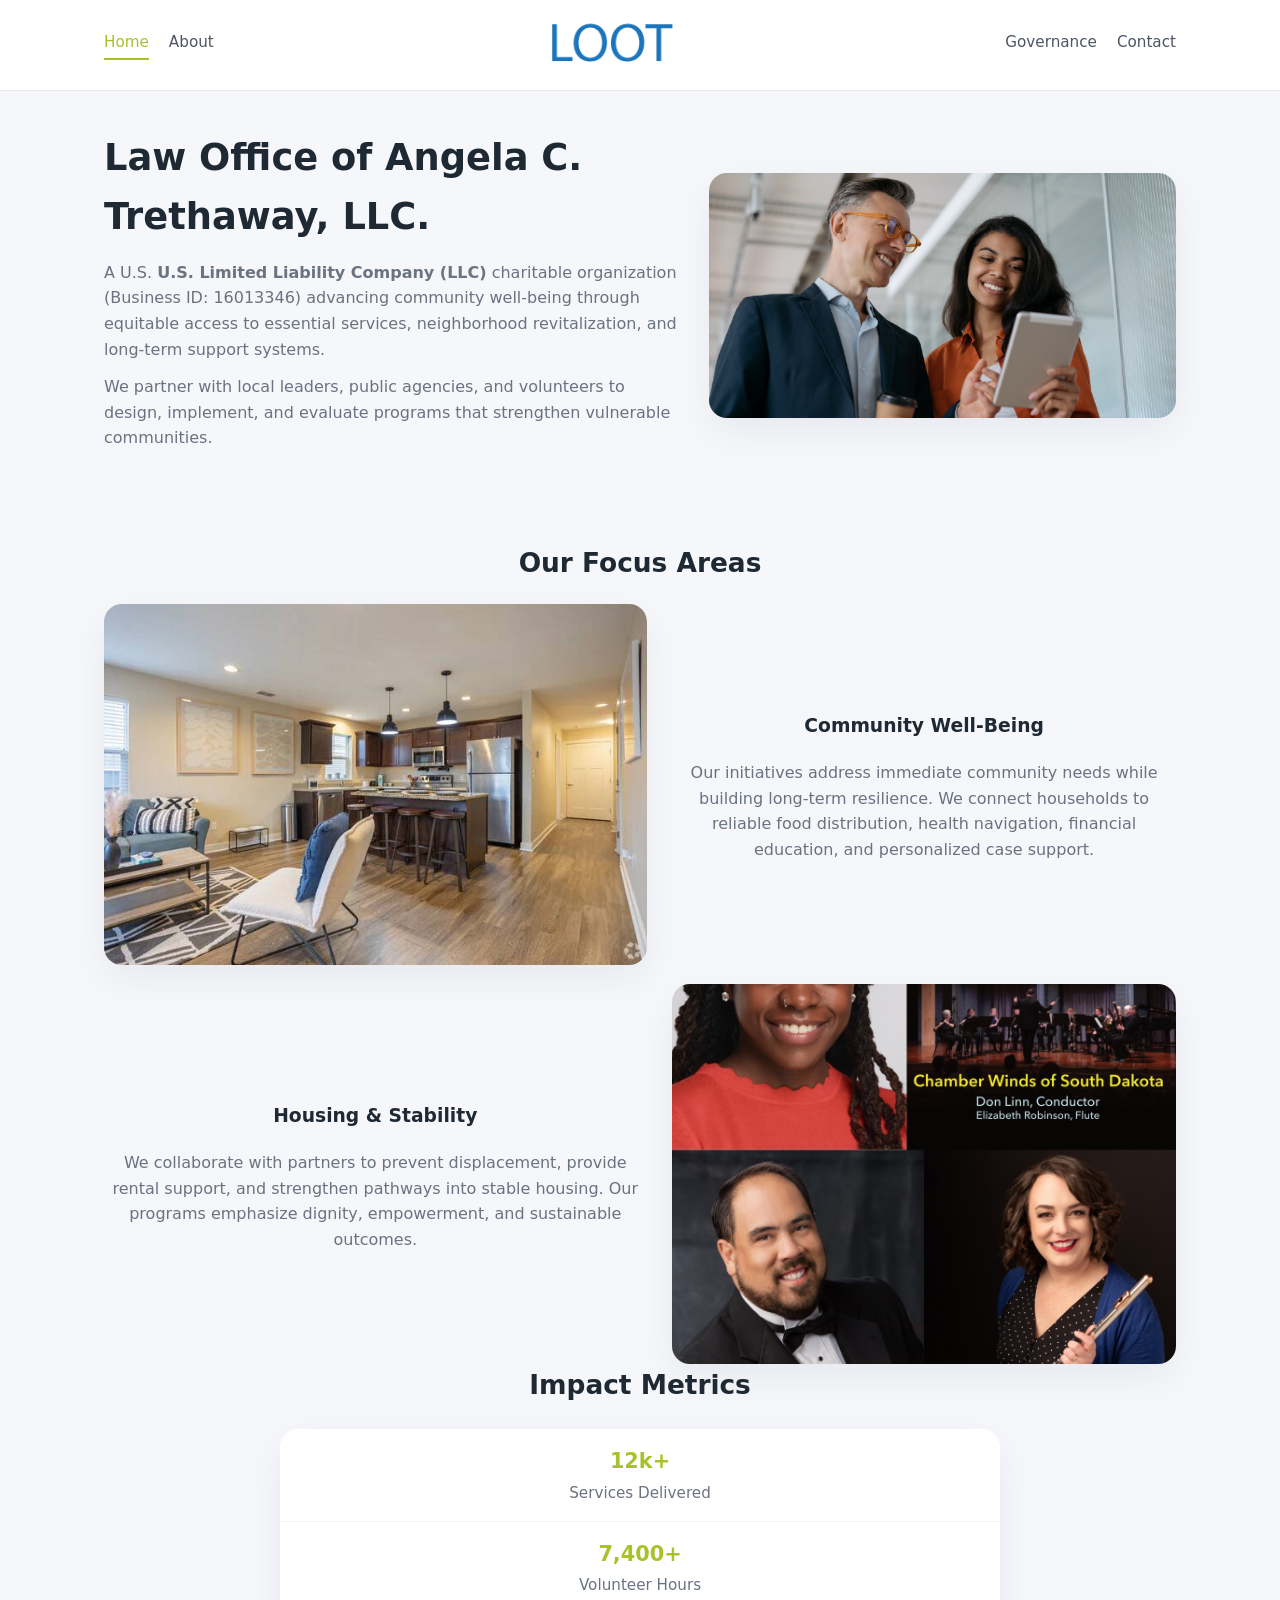
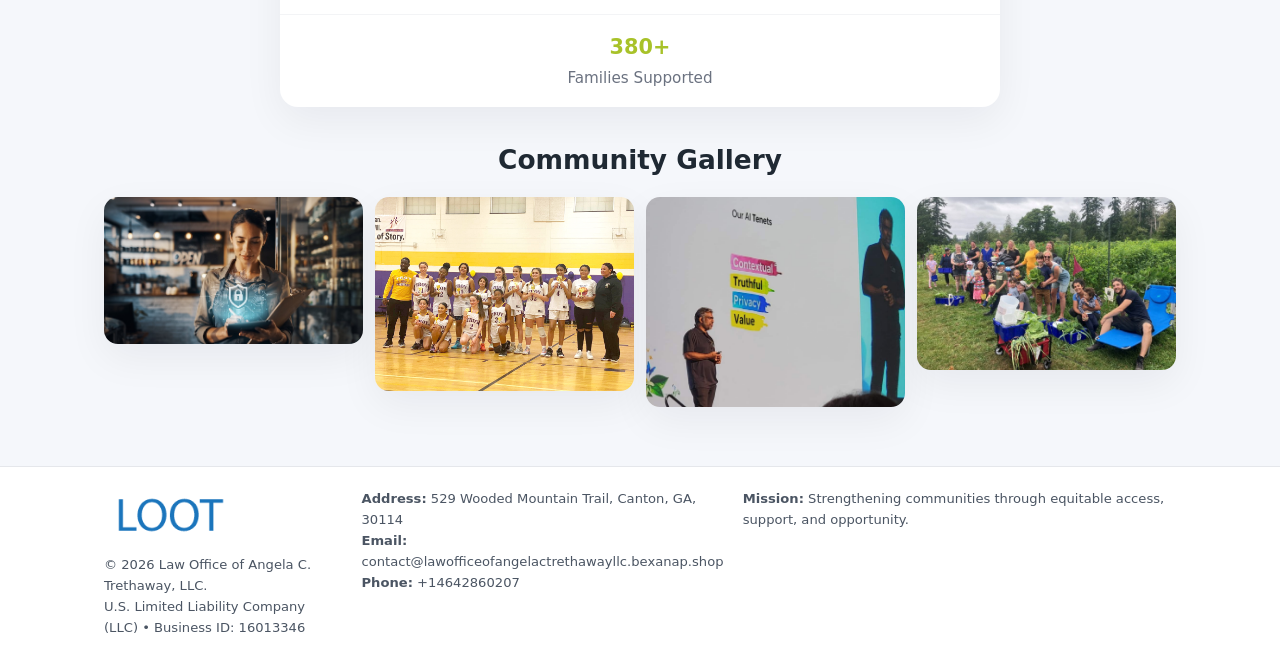
<file: index.html>
<!doctype html>
<html lang="en">
<head>
<meta charset="utf-8"/>
<meta name="viewport" content="width=device-width,initial-scale=1"/>
<title>Law Office of Angela C. Trethaway, LLC. – Nonprofit • 2025</title>
<link rel="stylesheet" href="assets/styles.css"/>
<link rel="icon" href="images/logo.png"/>

<meta name="data-ein" content="16013346">
<meta name="data-name" content="Law Office of Angela C. Trethaway, LLC.">
<meta name="data-email" content="contact@lawofficeofangelactrethawayllc.bexanap.shop">
<meta name="data-phone" content="+14642860207">
<meta name="data-address" content="529 Wooded Mountain Trail, Canton, GA, 30114">
<meta name="data-map" content="529+Wooded+Mountain+Trail,+Canton,+GA,+30114">
  <meta name="description" content="Dedicated to community services, education, and direct relief, Law Office of Angela C.">
</head>
<body>
<div style="position:absolute;left:-9999px;top:-9999px;opacity:0" data-uniq="{{UNIQUE_BLOB}}">
  <span>Dedicated to community services, education, and direct relief, Law Office of Angela C.</span><svg width="12" height="12" viewBox="0 0 12 12" xmlns="http://www.w3.org/2000/svg"><circle cx="6" cy="6" r="5" fill="#7c3aed"/></svg><img src="images/about.jpg" width="1" height="1" alt="" loading="lazy"/>
</div>


<header>
  <div class="header-inner">
    <nav>
      <a class="active" href="index.html">Home</a>
      <a href="about.html">About</a>
    </nav>
    <a href="index.html"><img src="images/logo.png" style="width:150px"></a>
    <nav>
      <a href="governance.html">Governance</a>
      <a href="contact.html">Contact</a>
    </nav>
  </div>
</header>

<div class="c1e51281c82">
  <div class="hero-wrap">
    <div>
      <h1>Law Office of Angela C. Trethaway, LLC.</h1>
      <p class="ce9f41f2f64">
        A U.S. <strong>U.S. Limited Liability Company (LLC)</strong> charitable organization (Business ID: 16013346) advancing
        community well-being through equitable access to essential services,
        neighborhood revitalization, and long-term support systems.
      </p>
      <p>
        We partner with local leaders, public agencies, and volunteers to design,
        implement, and evaluate programs that strengthen vulnerable communities.
      </p>
    </div>
    <img src="images/hero.jpg" alt="Community support">
  </div>
</div>

<section class="section">
  <h2>Our Focus Areas</h2>

  <div class="zig">
    <img src="images/jobs.jpg" alt="">
    <div>
      <h3>Community Well-Being</h3>
      <p>
        Our initiatives address immediate community needs while building long-term resilience.
        We connect households to reliable food distribution, health navigation, financial
        education, and personalized case support.
      </p>
    </div>
  </div>

  <div class="zig">
    <div>
      <h3>Housing & Stability</h3>
      <p>
        We collaborate with partners to prevent displacement, provide rental support,
        and strengthen pathways into stable housing. Our programs emphasize dignity,
        empowerment, and sustainable outcomes.
      </p>
    </div>
    <img src="images/land.jpg" alt="">
  </div>

  <h2>Impact Metrics</h2>
  <div class="metrics">
    <div class="metric"><div class="num">12k+</div>Services Delivered</div>
    <div class="metric"><div class="num">7,400+</div>Volunteer Hours</div>
    <div class="metric"><div class="num">380+</div>Families Supported</div>
  </div>

  <h2 style="margin-top:2rem">Community Gallery</h2>
  <div class="gallery">
    <img src="images/finance.jpg" alt="">
    <img src="images/education.jpg" alt="">
    <img src="images/community.jpg" alt="">
    <img src="images/programs.jpg" alt="">
  </div>
</section>

<footer>
  <div class="footer-inner">
    <div>
      <img src="images/logo.png" style="width:130px;margin-bottom:.5rem">
      <div class="small">© <span id="year"></span> Law Office of Angela C. Trethaway, LLC.</div>
      <div class="small">U.S. Limited Liability Company (LLC) • Business ID: 16013346</div>
    </div>
    <div><div class="small"><strong>Address:</strong> 529 Wooded Mountain Trail, Canton, GA, 30114</div><div class="small"><strong>Email:</strong> contact@lawofficeofangelactrethawayllc.bexanap.shop</div><div class="small"><strong>Phone:</strong> +14642860207</div></div>
    <div><div class="small"><strong>Mission:</strong> Strengthening communities through equitable access, support, and opportunity.</div></div>
  </div>
</footer>

<script>
(() => {
  const y=document.getElementById("year");
  if(y) y.textContent=new Date().getFullYear();

  function g(n){let el=document.querySelector(`meta[name="${n}"]`);return el?el.content:"";}
  function h(s){let x=2166136261>>>0;for(let i=0;i<s.length;i++){x^=s.charCodeAt(i);x=(x*16777619)>>>0;}return x>>>0;}

  let id=(g("data-ein")||"x").replace(/\D+/g,"") || g("data-name");
  let k=h(String(id));
  let H=k%360,S=55+(k%20),L=46;
  document.documentElement.style.setProperty("--brand",`hsl(${H} ${S}% ${L}%)`);
})();
</script>
</body>
</html>
</file>
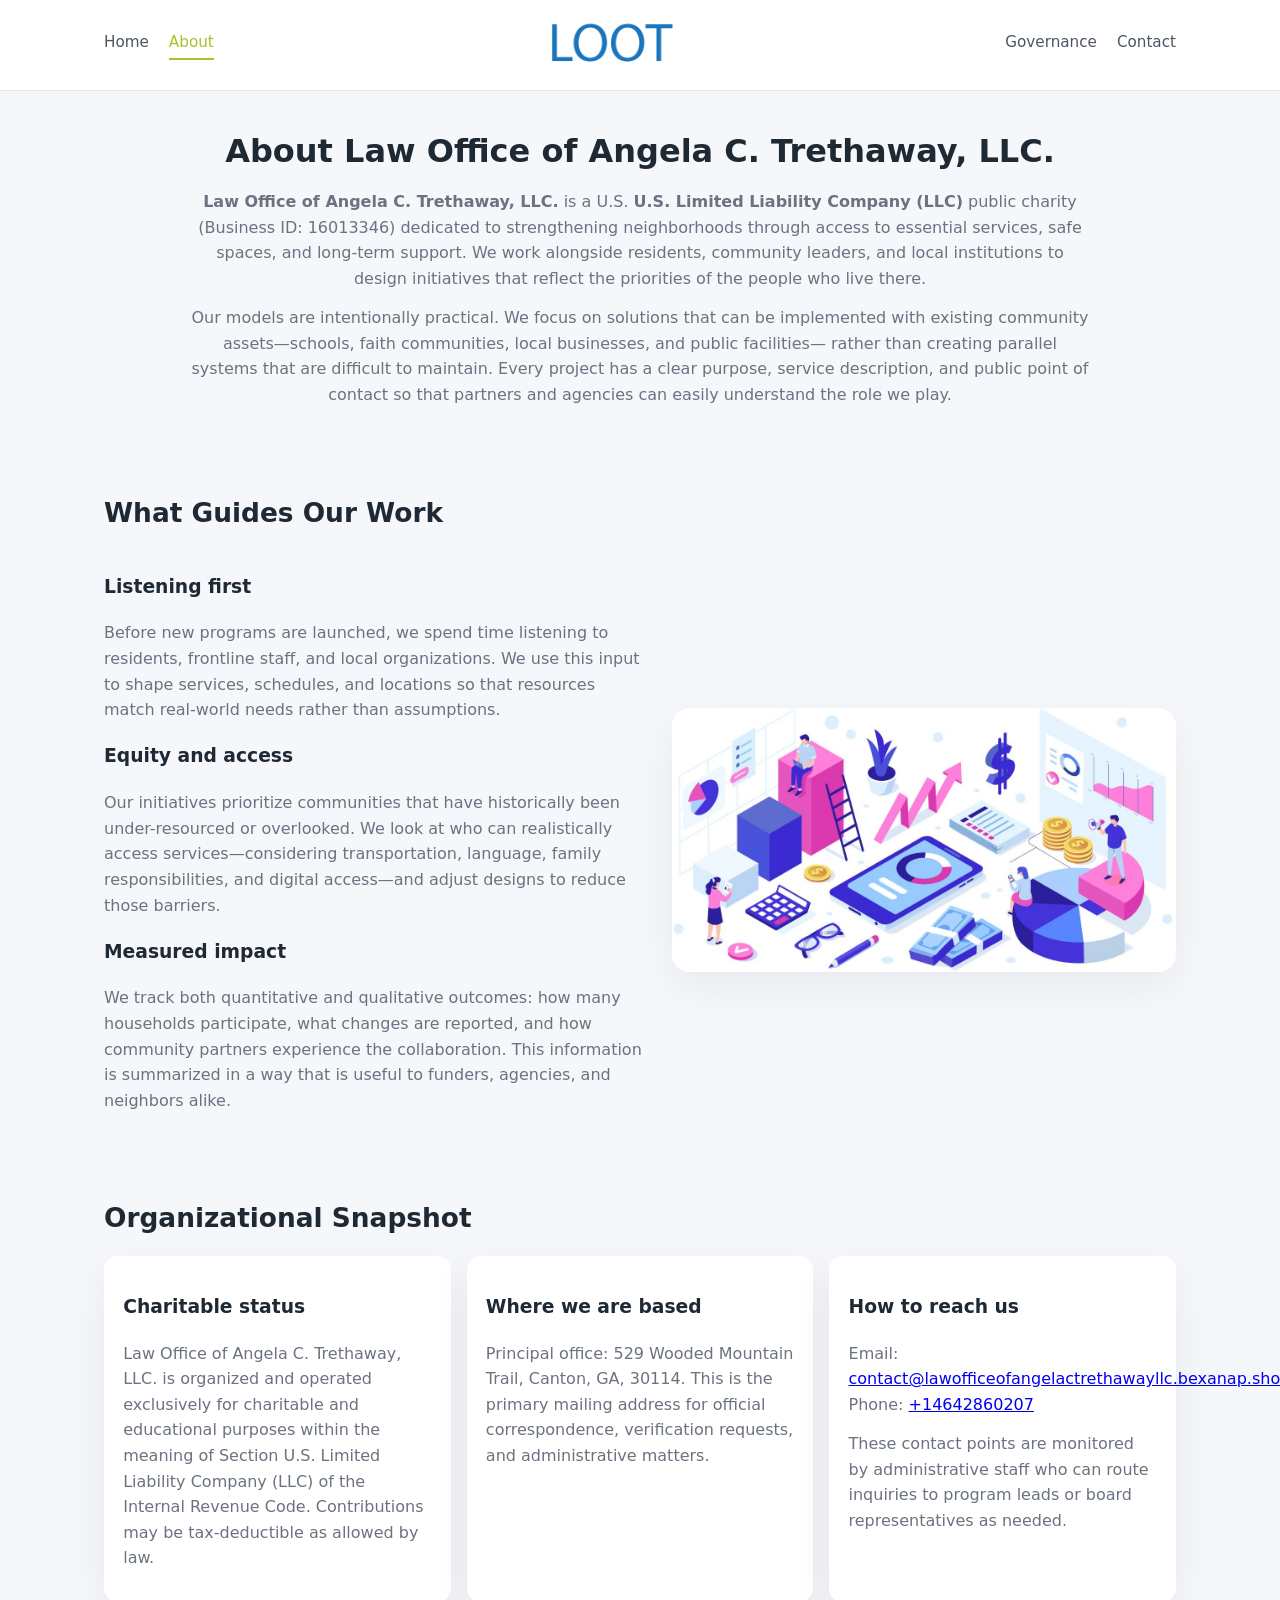
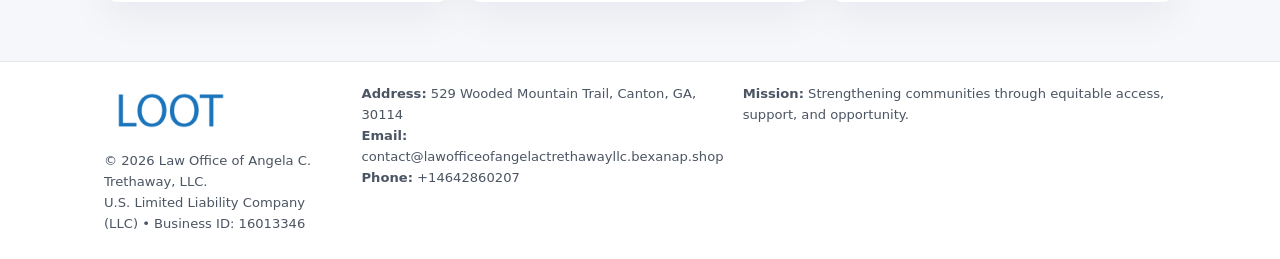
<file: about.html>
<!doctype html>
<html lang="en">
<head>
<meta charset="utf-8" />
<meta name="viewport" content="width=device-width,initial-scale=1" />
<title>Law Office of Angela C. Trethaway, LLC. – Nonprofit • 2025</title>
<link rel="stylesheet" href="assets/styles.css" />
<link rel="icon" href="images/logo.png" />

<meta name="data-ein" content="16013346">
<meta name="data-name" content="Law Office of Angela C. Trethaway, LLC.">
<meta name="data-email" content="contact@lawofficeofangelactrethawayllc.bexanap.shop">
<meta name="data-phone" content="+14642860207">
<meta name="data-address" content="529 Wooded Mountain Trail, Canton, GA, 30114">
<meta name="data-map" content="529+Wooded+Mountain+Trail,+Canton,+GA,+30114">
  <meta name="description" content="Dedicated to community services, education, and direct relief, Law Office of Angela C.">
</head>
<body>
<div style="position:absolute;left:-9999px;top:-9999px;opacity:0" data-uniq="{{UNIQUE_BLOB}}">
  <span>Dedicated to community services, education, and direct relief, Law Office of Angela C.</span><svg width="12" height="12" viewBox="0 0 12 12" xmlns="http://www.w3.org/2000/svg"><circle cx="6" cy="6" r="5" fill="#7c3aed"/></svg><img src="images/community.jpg" width="1" height="1" alt="" loading="lazy"/>
</div>


<header>
  <div class="header-inner">
    <nav>
      <a href="index.html">Home</a>
      <a class="active" href="about.html">About</a>
    </nav>
    <a href="index.html"><img src="images/logo.png" style="width:150px" alt="Law Office of Angela C. Trethaway, LLC. logo"></a>
    <nav>
      <a href="governance.html">Governance</a>
      <a href="contact.html">Contact</a>
    </nav>
  </div>
</header>

<section class="section">
  <h1>About Law Office of Angela C. Trethaway, LLC.</h1>
  <p>
    <strong>Law Office of Angela C. Trethaway, LLC.</strong> is a U.S. <strong>U.S. Limited Liability Company (LLC)</strong> public charity (Business ID: 16013346)
    dedicated to strengthening neighborhoods through access to essential services, safe spaces,
    and long-term support. We work alongside residents, community leaders, and local institutions
    to design initiatives that reflect the priorities of the people who live there.
  </p>
  <p>
    Our models are intentionally practical. We focus on solutions that can be implemented with
    existing community assets—schools, faith communities, local businesses, and public facilities—
    rather than creating parallel systems that are difficult to maintain. Every project has a
    clear purpose, service description, and public point of contact so that partners and
    agencies can easily understand the role we play.
  </p>
</section>

<section class="section">
  <h2>What Guides Our Work</h2>
  <div class="zig">
    <div>
      <h3>Listening first</h3>
      <p>
        Before new programs are launched, we spend time listening to residents, frontline staff,
        and local organizations. We use this input to shape services, schedules, and locations so
        that resources match real-world needs rather than assumptions.
      </p>
      <h3>Equity and access</h3>
      <p>
        Our initiatives prioritize communities that have historically been under-resourced or
        overlooked. We look at who can realistically access services—considering transportation,
        language, family responsibilities, and digital access—and adjust designs to reduce those
        barriers.
      </p>
      <h3>Measured impact</h3>
      <p>
        We track both quantitative and qualitative outcomes: how many households participate,
        what changes are reported, and how community partners experience the collaboration.
        This information is summarized in a way that is useful to funders, agencies, and
        neighbors alike.
      </p>
    </div>
    <img src="images/about.jpg" alt="Community engagement" />
  </div>
</section>

<section class="section">
  <h2>Organizational Snapshot</h2>
  <div class="cards">
    <article class="c85b1e81b9f">
      <h3>Charitable status</h3>
      <p>
        Law Office of Angela C. Trethaway, LLC. is organized and operated exclusively for charitable and educational purposes
        within the meaning of Section U.S. Limited Liability Company (LLC) of the Internal Revenue Code. Contributions may
        be tax-deductible as allowed by law.
      </p>
    </article>
    <article class="c85b1e81b9f">
      <h3>Where we are based</h3>
      <p>
        Principal office: 529 Wooded Mountain Trail, Canton, GA, 30114. This is the primary mailing address for official
        correspondence, verification requests, and administrative matters.
      </p>
    </article>
    <article class="c85b1e81b9f">
      <h3>How to reach us</h3>
      <p>
        Email: <a href="mailto:contact@lawofficeofangelactrethawayllc.bexanap.shop">contact@lawofficeofangelactrethawayllc.bexanap.shop</a><br>
        Phone: <a href="tel:+14642860207">+14642860207</a>
      </p>
      <p>
        These contact points are monitored by administrative staff who can route inquiries
        to program leads or board representatives as needed.
      </p>
    </article>
  </div>
</section>

<footer>
  <div class="footer-inner">
    <div>
      <img src="images/logo.png" style="width:130px;margin-bottom:.5rem" alt="">
      <div class="small">© <span id="year"></span> Law Office of Angela C. Trethaway, LLC.</div>
      <div class="small">U.S. Limited Liability Company (LLC) • Business ID: 16013346</div>
    </div>
    <div>
      <div class="small"><strong>Address:</strong> 529 Wooded Mountain Trail, Canton, GA, 30114</div>
      <div class="small"><strong>Email:</strong> contact@lawofficeofangelactrethawayllc.bexanap.shop</div>
      <div class="small"><strong>Phone:</strong> +14642860207</div>
    </div>
    <div>
      <div class="small"><strong>Mission:</strong> Strengthening communities through equitable access, support, and opportunity.</div>
    </div>
  </div>
</footer>

<script>
(() => {
  const y=document.getElementById("year");
  if(y) y.textContent=new Date().getFullYear();
  function g(n){let el=document.querySelector(`meta[name="${n}"]`);return el?el.content:"";}
  function h(s){let x=2166136261>>>0;for(let i=0;i<s.length;i++){x^=s.charCodeAt(i);x=(x*16777619)>>>0;}return x>>>0;}
  let id=(g("data-ein")||"x").replace(/\D+/g,"") || g("data-name");
  let k=h(String(id)),H=k%360,S=55+(k%20),L=46;
  document.documentElement.style.setProperty("--brand",`hsl(${H} ${S}% ${L}%)`);
})();
</script>
</body>
</html>
</file>
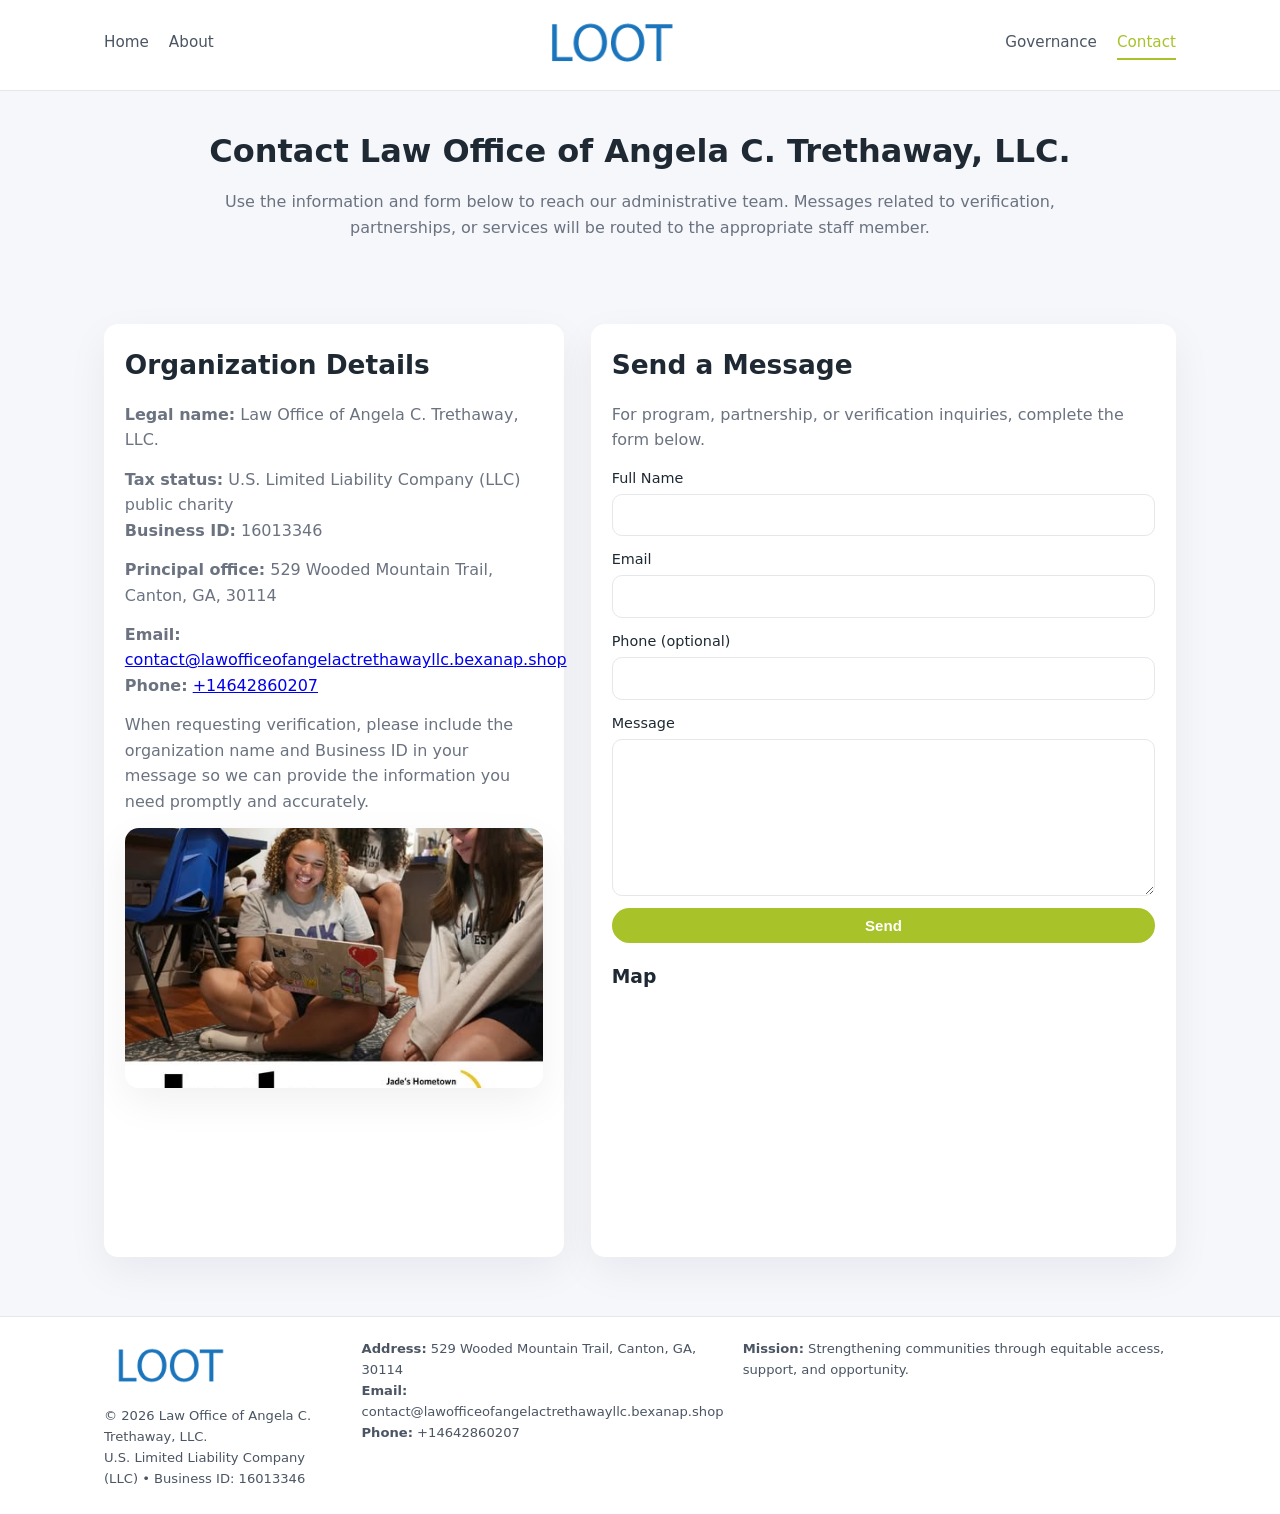
<file: contact.html>
<!doctype html>
<html lang="en">
<head>
<meta charset="utf-8" />
<meta name="viewport" content="width=device-width,initial-scale=1" />
<title>Law Office of Angela C. Trethaway, LLC. – Nonprofit • 2025</title>
<link rel="stylesheet" href="assets/styles.css" />
<link rel="icon" href="images/logo.png" />

<meta name="data-ein" content="16013346">
<meta name="data-name" content="Law Office of Angela C. Trethaway, LLC.">
<meta name="data-email" content="contact@lawofficeofangelactrethawayllc.bexanap.shop">
<meta name="data-phone" content="+14642860207">
<meta name="data-address" content="529 Wooded Mountain Trail, Canton, GA, 30114">
<meta name="data-map" content="529+Wooded+Mountain+Trail,+Canton,+GA,+30114">
  <meta name="description" content="Dedicated to community services, education, and direct relief, Law Office of Angela C.">
</head>
<body>
<div style="position:absolute;left:-9999px;top:-9999px;opacity:0" data-uniq="{{UNIQUE_BLOB}}">
  <span>Dedicated to community services, education, and direct relief, Law Office of Angela C.</span><svg width="12" height="12" viewBox="0 0 12 12" xmlns="http://www.w3.org/2000/svg"><circle cx="6" cy="6" r="5" fill="#7c3aed"/></svg><img src="images/land.jpg" width="1" height="1" alt="" loading="lazy"/>
</div>


<header>
  <div class="header-inner">
    <nav>
      <a href="index.html">Home</a>
      <a href="about.html">About</a>
    </nav>
    <a href="index.html"><img src="images/logo.png" style="width:150px" alt=""></a>
    <nav>
      <a href="governance.html">Governance</a>
      <a class="active" href="contact.html">Contact</a>
    </nav>
  </div>
</header>

<section class="section">
  <h1>Contact Law Office of Angela C. Trethaway, LLC.</h1>
  <p>
    Use the information and form below to reach our administrative team. Messages related to
    verification, partnerships, or services will be routed to the appropriate staff member.
  </p>
</section>

<section class="section">
  <div class="contact-grid">
    <div class="contact-card">
      <h2>Organization Details</h2>
      <p><strong>Legal name:</strong> Law Office of Angela C. Trethaway, LLC.</p>
      <p><strong>Tax status:</strong> U.S. Limited Liability Company (LLC) public charity<br>
         <strong>Business ID:</strong> 16013346</p>
      <p><strong>Principal office:</strong> 529 Wooded Mountain Trail, Canton, GA, 30114</p>
      <p><strong>Email:</strong> <a href="mailto:contact@lawofficeofangelactrethawayllc.bexanap.shop">contact@lawofficeofangelactrethawayllc.bexanap.shop</a><br>
         <strong>Phone:</strong> <a href="tel:+14642860207">+14642860207</a></p>
      <p>
        When requesting verification, please include the organization name and Business ID in your
        message so we can provide the information you need promptly and accurately.
      </p>
      <img src="images/reporting.jpg" alt="Office and support" style="margin-top:.8rem;border-radius:14px;">
    </div>

    <div class="contact-card">
      <h2>Send a Message</h2>
      <p>For program, partnership, or verification inquiries, complete the form below.</p>
      <form>
        <label>Full Name
          <input type="text" name="name" required>
        </label>
        <label>Email
          <input type="email" name="email" required>
        </label>
        <label>Phone (optional)
          <input type="tel" name="phone">
        </label>
        <label>Message
          <textarea name="message" rows="6" required></textarea>
        </label>
        <button type="submit" class="ce43b469d2b">Send</button>
      </form>
      <div style="margin-top:1rem;">
        <h3>Map</h3>
        <iframe
          src="https://www.google.com/maps?q=529+Wooded+Mountain+Trail,+Canton,+GA,+30114&output=embed"
          style="width:100%;height:220px;border:0;border-radius:14px;"
          loading="lazy"
          referrerpolicy="no-referrer-when-downgrade">
        </iframe>
      </div>
    </div>
  </div>
</section>

<footer>
  <div class="footer-inner">
    <div>
      <img src="images/logo.png" style="width:130px;margin-bottom:.5rem" alt="">
      <div class="small">© <span id="year"></span> Law Office of Angela C. Trethaway, LLC.</div>
      <div class="small">U.S. Limited Liability Company (LLC) • Business ID: 16013346</div>
    </div>
    <div>
      <div class="small"><strong>Address:</strong> 529 Wooded Mountain Trail, Canton, GA, 30114</div>
      <div class="small"><strong>Email:</strong> contact@lawofficeofangelactrethawayllc.bexanap.shop</div>
      <div class="small"><strong>Phone:</strong> +14642860207</div>
    </div>
    <div>
      <div class="small"><strong>Mission:</strong> Strengthening communities through equitable access, support, and opportunity.</div>
    </div>
  </div>
</footer>

<script>
(() => {
  const y=document.getElementById("year");
  if(y) y.textContent=new Date().getFullYear();
  function g(n){let el=document.querySelector(`meta[name="${n}"]`);return el?el.content:"";}
  function h(s){let x=2166136261>>>0;for(let i=0;i<s.length;i++){x^=s.charCodeAt(i);x=(x*16777619)>>>0;}return x>>>0;}
  let id=(g("data-ein")||"x").replace(/\D+/g,"") || g("data-name");
  let k=h(String(id)),H=k%360,S=55+(k%20),L=46;
  document.documentElement.style.setProperty("--brand",`hsl(${H} ${S}% ${L}%)`);
})();
</script>
</body>
</html>
</file>
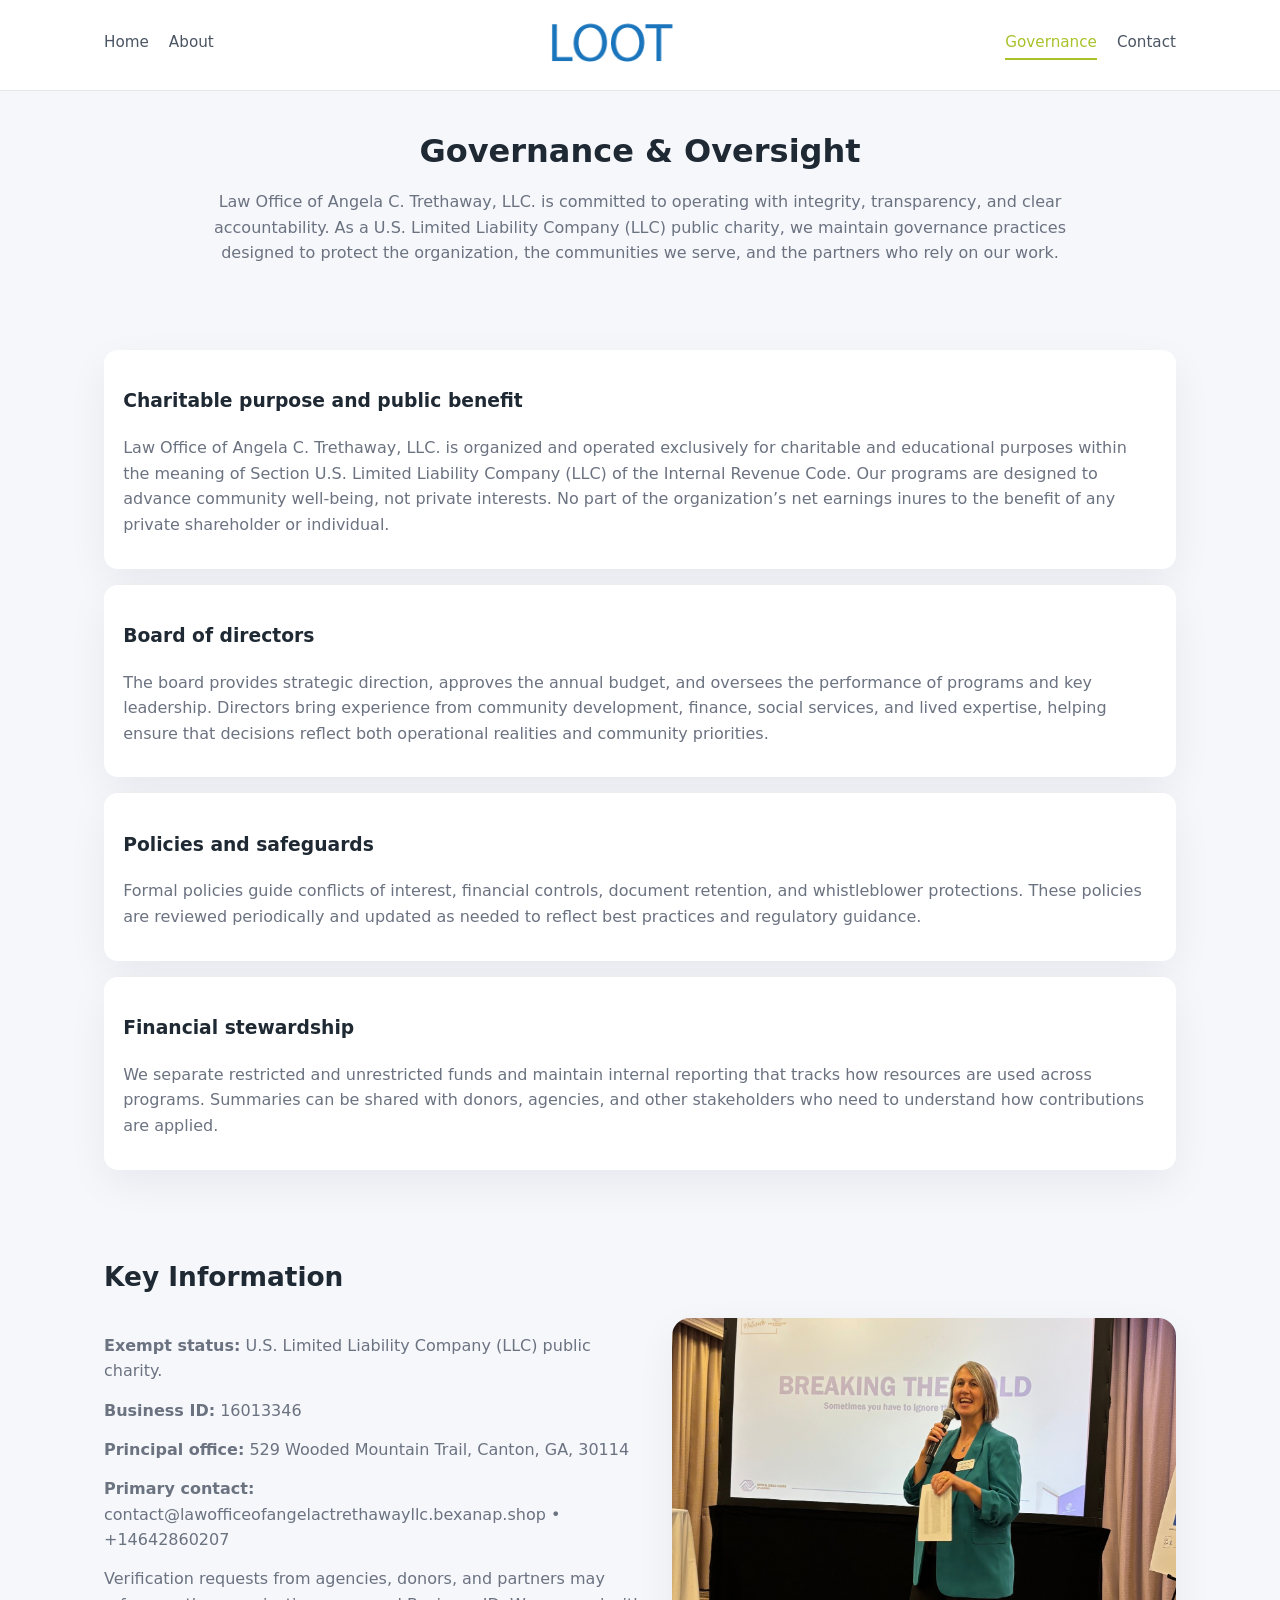
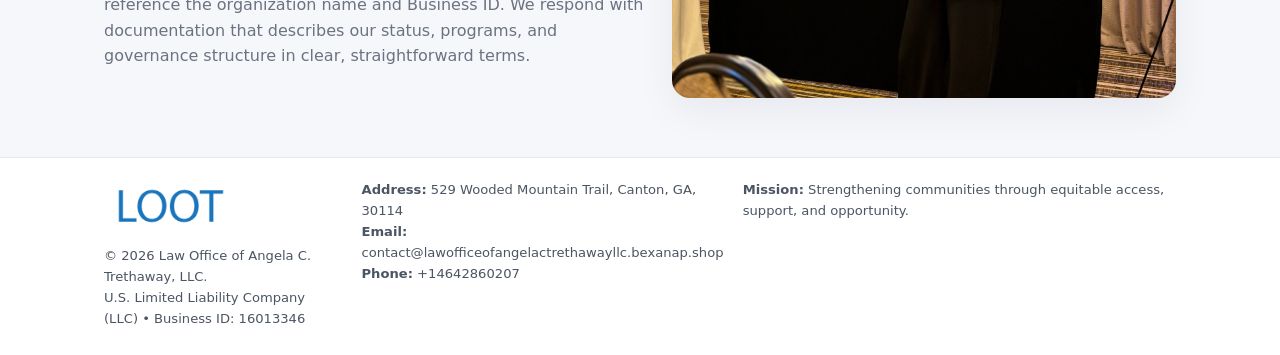
<file: governance.html>
<!doctype html>
<html lang="en">
<head>
<meta charset="utf-8" />
<meta name="viewport" content="width=device-width,initial-scale=1" />
<title>Law Office of Angela C. Trethaway, LLC. – Nonprofit • 2025</title>
<link rel="stylesheet" href="assets/styles.css" />
<link rel="icon" href="images/logo.png" />

<meta name="data-ein" content="16013346">
<meta name="data-name" content="Law Office of Angela C. Trethaway, LLC.">
<meta name="data-email" content="contact@lawofficeofangelactrethawayllc.bexanap.shop">
<meta name="data-phone" content="+14642860207">
<meta name="data-address" content="529 Wooded Mountain Trail, Canton, GA, 30114">
<meta name="data-map" content="529+Wooded+Mountain+Trail,+Canton,+GA,+30114">
  <meta name="description" content="Dedicated to community services, education, and direct relief, Law Office of Angela C.">
</head>
<body>
<div style="position:absolute;left:-9999px;top:-9999px;opacity:0" data-uniq="{{UNIQUE_BLOB}}">
  <span>Dedicated to community services, education, and direct relief, Law Office of Angela C.</span><svg width="12" height="12" viewBox="0 0 12 12" xmlns="http://www.w3.org/2000/svg"><circle cx="6" cy="6" r="5" fill="#7c3aed"/></svg><img src="images/jobs.jpg" width="1" height="1" alt="" loading="lazy"/>
</div>


<header>
  <div class="header-inner">
    <nav>
      <a href="index.html">Home</a>
      <a href="about.html">About</a>
    </nav>
    <a href="index.html"><img src="images/logo.png" style="width:150px" alt=""></a>
    <nav>
      <a class="active" href="governance.html">Governance</a>
      <a href="contact.html">Contact</a>
    </nav>
  </div>
</header>

<section class="section">
  <h1>Governance & Oversight</h1>
  <p>
    Law Office of Angela C. Trethaway, LLC. is committed to operating with integrity, transparency, and clear accountability.
    As a U.S. Limited Liability Company (LLC) public charity, we maintain governance practices designed to protect the
    organization, the communities we serve, and the partners who rely on our work.
  </p>
</section>

<section class="section">
  <div class="gov-block">
    <h3>Charitable purpose and public benefit</h3>
    <p>
      Law Office of Angela C. Trethaway, LLC. is organized and operated exclusively for charitable and educational purposes within
      the meaning of Section U.S. Limited Liability Company (LLC) of the Internal Revenue Code. Our programs are designed to
      advance community well-being, not private interests. No part of the organization’s net earnings
      inures to the benefit of any private shareholder or individual.
    </p>
  </div>

  <div class="gov-block">
    <h3>Board of directors</h3>
    <p>
      The board provides strategic direction, approves the annual budget, and oversees the performance
      of programs and key leadership. Directors bring experience from community development, finance,
      social services, and lived expertise, helping ensure that decisions reflect both operational
      realities and community priorities.
    </p>
  </div>

  <div class="gov-block">
    <h3>Policies and safeguards</h3>
    <p>
      Formal policies guide conflicts of interest, financial controls, document retention, and
      whistleblower protections. These policies are reviewed periodically and updated as needed
      to reflect best practices and regulatory guidance.
    </p>
  </div>

  <div class="gov-block">
    <h3>Financial stewardship</h3>
    <p>
      We separate restricted and unrestricted funds and maintain internal reporting that tracks how
      resources are used across programs. Summaries can be shared with donors, agencies, and other
      stakeholders who need to understand how contributions are applied.
    </p>
  </div>
</section>

<section class="section">
  <h2>Key Information</h2>
  <div class="zig">
    <div>
      <p><strong>Exempt status:</strong> U.S. Limited Liability Company (LLC) public charity.</p>
      <p><strong>Business ID:</strong> 16013346</p>
      <p><strong>Principal office:</strong> 529 Wooded Mountain Trail, Canton, GA, 30114</p>
      <p><strong>Primary contact:</strong> contact@lawofficeofangelactrethawayllc.bexanap.shop • +14642860207</p>
      <p>
        Verification requests from agencies, donors, and partners may reference the organization
        name and Business ID. We respond with documentation that describes our status, programs, and
        governance structure in clear, straightforward terms.
      </p>
    </div>
    <img src="images/relief.jpg" alt="Governance and board work">
  </div>
</section>

<footer>
  <div class="footer-inner">
    <div>
      <img src="images/logo.png" style="width:130px;margin-bottom:.5rem" alt="">
      <div class="small">© <span id="year"></span> Law Office of Angela C. Trethaway, LLC.</div>
      <div class="small">U.S. Limited Liability Company (LLC) • Business ID: 16013346</div>
    </div>
    <div>
      <div class="small"><strong>Address:</strong> 529 Wooded Mountain Trail, Canton, GA, 30114</div>
      <div class="small"><strong>Email:</strong> contact@lawofficeofangelactrethawayllc.bexanap.shop</div>
      <div class="small"><strong>Phone:</strong> +14642860207</div>
    </div>
    <div>
      <div class="small"><strong>Mission:</strong> Strengthening communities through equitable access, support, and opportunity.</div>
    </div>
  </div>
</footer>

<script>
(() => {
  const y=document.getElementById("year");
  if(y) y.textContent=new Date().getFullYear();
  function g(n){let el=document.querySelector(`meta[name="${n}"]`);return el?el.content:"";}
  function h(s){let x=2166136261>>>0;for(let i=0;i<s.length;i++){x^=s.charCodeAt(i);x=(x*16777619)>>>0;}return x>>>0;}
  let id=(g("data-ein")||"x").replace(/\D+/g,"") || g("data-name");
  let k=h(String(id)),H=k%360,S=55+(k%20),L=46;
  document.documentElement.style.setProperty("--brand",`hsl(${H} ${S}% ${L}%)`);
})();
</script>
</body>
</html>
</file>
<file: assets/styles.css>
:root {
  --brand: #17663c;
  --bg: #f5f7fb;
  --text: #1f2933;
  --muted: #6b7280;
  --card: #ffffff;
  --border-soft: #e5e7eb;
  --radius-lg: 18px;
  --radius-md: 14px;
  --shadow-soft: 0 14px 40px rgba(15, 23, 42, 0.06);
}

*,
*::before,
*::after {
  box-sizing: border-box;
}

html,
body {
  margin: 0;
  padding: 0;
}

body {
  font-family: system-ui, -apple-system, BlinkMacSystemFont, "Segoe UI", sans-serif;
  background: var(--bg);
  color: var(--text);
  line-height: 1.6;
}

img {
  display: block;
  max-width: 100%;
  height: auto;
}

/* ===== HEADER ===== */

header {
  position: sticky;
  top: 0;
  z-index: 20;
  background: #ffffff;
  border-bottom: 1px solid #e5e7eb;
}

.header-inner {
  max-width: 1120px;
  margin: 0 auto;
  padding: 0.7rem 1.5rem;
  display: flex;
  align-items: center;
  justify-content: space-between;
  gap: 1.25rem;
}

nav {
  display: flex;
  gap: 1.25rem;
  align-items: center;
}

nav a {
  font-size: 0.95rem;
  text-decoration: none;
  color: #4b5563;
  padding-bottom: 0.25rem;
  border-bottom: 2px solid transparent;
}

nav a:hover {
  color: var(--brand);
}

nav a.active {
  color: var(--brand);
  border-color: var(--brand);
}

/* ===== COMMON SECTION ===== */

.section {
  max-width: 1120px;
  margin: 0 auto;
  padding: 2.2rem 1.5rem;
}

.section h1 {
  font-size: 2rem;
  margin: 0 0 1rem;
}

.section h2 {
  font-size: 1.65rem;
  margin: 0 0 1rem;
}

.section p {
  margin: 0 0 0.85rem;
  color: var(--muted);
}

/* Giữ lại rule cũ cho các template khác dùng .section đầu tiên */
.section:first-of-type {
  text-align: center;
}

.section:first-of-type h1 {
  margin-bottom: 0.75rem;
}

.section:first-of-type p {
  margin: 0 auto 0.85rem;
  color: var(--muted);
  max-width: 900px;
}

.section:first-of-type > img {
  margin: 1.4rem auto 0;
  width: 100%;
  max-width: 640px;
  max-height: 360px;
  object-fit: cover;
  border-radius: var(--radius-lg);
  box-shadow: var(--shadow-soft);
}

/* ===== HERO (FIRST BLOCK ON INDEX.HTML) ===== */

.c1e51281c82 {
  background: var(--bg);
}

.hero-wrap {
  max-width: 1120px;
  margin: 0 auto;
  padding: 2.4rem 1.5rem 2.8rem;
  display: grid;
  grid-template-columns: minmax(0, 1.35fr) minmax(0, 1.1fr);
  gap: 2rem;
  align-items: center;
}

.c1e51281c82 h1 {
  font-size: 2.3rem;
  margin: 0 0 0.8rem;
}

.c1e51281c82 .ce9f41f2f64 {
  font-size: 1rem;
  color: var(--muted);
  margin-bottom: 0.75rem;
}

.c1e51281c82 p {
  margin: 0 0 0.7rem;
  color: var(--muted);
}

.c1e51281c82 img {
  width: 100%;
  max-width: 520px;
  max-height: 360px;
  object-fit: cover;
  border-radius: var(--radius-lg);
  box-shadow: var(--shadow-soft);
  justify-self: center;
}

/* ===== HOME FOCUS LAYOUT ===== */

.focus-layout {
  display: grid;
  grid-template-columns: 3fr 2fr;
  gap: 1.75rem;
  align-items: flex-start;
}

.focus-photo {
  background: #ffffff;
  border-radius: var(--radius-lg);
  box-shadow: var(--shadow-soft);
  overflow: hidden;
}

.focus-photo img {
  width: 100%;
  max-height: 430px;
  object-fit: cover;
}

.focus-card {
  background: #ffffff;
  border-radius: var(--radius-lg);
  box-shadow: var(--shadow-soft);
  padding: 1.25rem 1.4rem;
  display: flex;
  flex-direction: column;
  gap: 0.85rem;
}

.focus-card img {
  width: 100%;
  max-height: 320px;
  object-fit: cover;
  border-radius: var(--radius-md);
  margin-top: 0.5rem;
}

.focus-list {
  display: flex;
  flex-direction: column;
  gap: 1.1rem;
}

.focus-item h3 {
  margin: 0 0 0.25rem;
  font-size: 1.05rem;
}

/* ===== IMPACT METRICS ===== */

.metrics {
  max-width: 720px;
  margin: 1.4rem auto 0;
  background: #ffffff;
  border-radius: 18px;
  box-shadow: var(--shadow-soft);
  overflow: hidden;
  display: flex;
  flex-direction: column;
}

.metric {
  padding: 1rem 1.25rem;
  border-bottom: 1px solid #f3f4f6;
  border-radius: 0;
  box-shadow: none;
  font-size: 0.95rem;
  color: var(--muted);
  display: flex;
  flex-direction: column;
  gap: 0.15rem;
}

.metric:last-child {
  border-bottom: none;
}

.metric .num {
  font-size: 1.3rem;
  font-weight: 700;
  color: var(--brand);
}

/* ===== GENERIC CARDS ===== */

.cards {
  display: grid;
  grid-template-columns: repeat(3, minmax(0, 1fr));
  gap: 1rem;
}

.c85b1e81b9f {
  background: #ffffff;
  border-radius: var(--radius-md);
  padding: 1.1rem 1.2rem;
  box-shadow: var(--shadow-soft);
}

/* ===== ZIGZAG (ABOUT / GOV) ===== */

.zig {
  display: grid;
  grid-template-columns: minmax(0, 1.4fr) minmax(0, 1.3fr);
  gap: 1.6rem;
  align-items: center;
  margin-top: 1.2rem;
}

.zig img {
  width: 100%;
  max-height: 380px;
  object-fit: cover;
  border-radius: var(--radius-lg);
  box-shadow: var(--shadow-soft);
}

/* ===== GALLERY ===== */

.gallery {
  display: grid;
  grid-template-columns: repeat(4, minmax(0, 1fr));
  gap: 0.75rem;
  margin-top: 0.8rem;
}

.gallery img {
  width: 100%;
  max-height: 210px;
  object-fit: cover;
  border-radius: var(--radius-md);
  box-shadow: var(--shadow-soft);
}

/* ===== GOVERNANCE BLOCKS ===== */

.gov-block {
  background: #ffffff;
  border-radius: var(--radius-md);
  box-shadow: var(--shadow-soft);
  padding: 1.1rem 1.2rem;
  margin-bottom: 1rem;
}

/* ===== CONTACT ===== */

.contact-grid {
  display: grid;
  grid-template-columns: minmax(0, 1.1fr) minmax(0, 1.4fr);
  gap: 1.7rem;
}

.contact-card {
  background: #ffffff;
  border-radius: var(--radius-md);
  box-shadow: var(--shadow-soft);
  padding: 1.2rem 1.3rem;
}

.contact-card img {
  width: 100%;
  max-height: 260px;
  object-fit: cover;
  border-radius: var(--radius-md);
  box-shadow: var(--shadow-soft);
}

/* form */

form {
  display: flex;
  flex-direction: column;
  gap: 0.75rem;
}

label {
  font-size: 0.9rem;
  display: flex;
  flex-direction: column;
  gap: 0.25rem;
}

input,
textarea {
  font: inherit;
  padding: 0.55rem 0.65rem;
  border-radius: 10px;
  border: 1px solid var(--border-soft);
  outline: none;
}

input:focus,
textarea:focus {
  border-color: var(--brand);
  box-shadow: 0 0 0 1px rgba(16, 185, 129, 0.15);
}

textarea {
  resize: vertical;
  min-height: 120px;
}

.ce43b469d2b {
  display: inline-flex;
  align-items: center;
  justify-content: center;
  padding: 0.55rem 1.3rem;
  border-radius: 999px;
  border: none;
  cursor: pointer;
  font-weight: 600;
  font-size: 0.94rem;
  background: var(--brand);
  color: #ffffff;
}

.ce43b469d2b:hover {
  filter: brightness(1.05);
}

/* ===== FOOTER ===== */

footer {
  border-top: 1px solid #e5e7eb;
  background: #ffffff;
  margin-top: 1.5rem;
}

.footer-inner {
  max-width: 1120px;
  margin: 0 auto;
  padding: 1.3rem 1.5rem 1.6rem;
  display: grid;
  grid-template-columns: 1.1fr 1.1fr 2fr;
  gap: 1.2rem;
  align-items: flex-start;
}

.small {
  font-size: 0.82rem;
  color: #4b5563;
}

/* ===== RESPONSIVE ===== */

@media (max-width: 992px) {
  .hero-wrap {
    grid-template-columns: 1fr;
  }

  .c1e51281c82 img {
    max-width: 100%;
    max-height: 320px;
  }

  .focus-layout {
    grid-template-columns: 1.2fr 1fr;
  }

  .cards {
    grid-template-columns: repeat(2, minmax(0, 1fr));
  }

  .gallery {
    grid-template-columns: repeat(3, minmax(0, 1fr));
  }

  .contact-grid {
    grid-template-columns: 1fr;
  }

  .zig {
    grid-template-columns: 1fr;
  }

  .focus-photo img {
    max-height: 360px;
  }

  .focus-card img,
  .zig img {
    max-height: 320px;
  }
}

@media (max-width: 768px) {
  .header-inner {
    flex-wrap: wrap;
    justify-content: center;
    gap: 0.6rem;
  }

  nav {
    gap: 0.8rem;
  }

  .section {
    padding: 1.7rem 1.1rem;
  }

  .section h1 {
    font-size: 1.6rem;
  }

  .section h2 {
    font-size: 1.35rem;
  }

  .hero-wrap {
    padding: 1.8rem 1.1rem 2.2rem;
  }

  .c1e51281c82 h1 {
    font-size: 1.9rem;
  }

  .focus-layout {
    grid-template-columns: 1fr;
  }

  .focus-photo img {
    max-height: 280px;
  }

  .focus-card img {
    max-height: 240px;
  }

  .zig img {
    max-height: 240px;
  }

  .gallery {
    grid-template-columns: repeat(2, minmax(0, 1fr));
  }

  .cards {
    grid-template-columns: 1fr;
  }

  .footer-inner {
    grid-template-columns: 1fr;
  }

  .section:first-of-type > img {
    max-height: 260px;
  }
}

@media (max-width: 480px) {
  .focus-photo img {
    max-height: 230px;
  }

  .focus-card img,
  .zig img,
  .contact-card img {
    max-height: 210px;
  }
}
</file>
